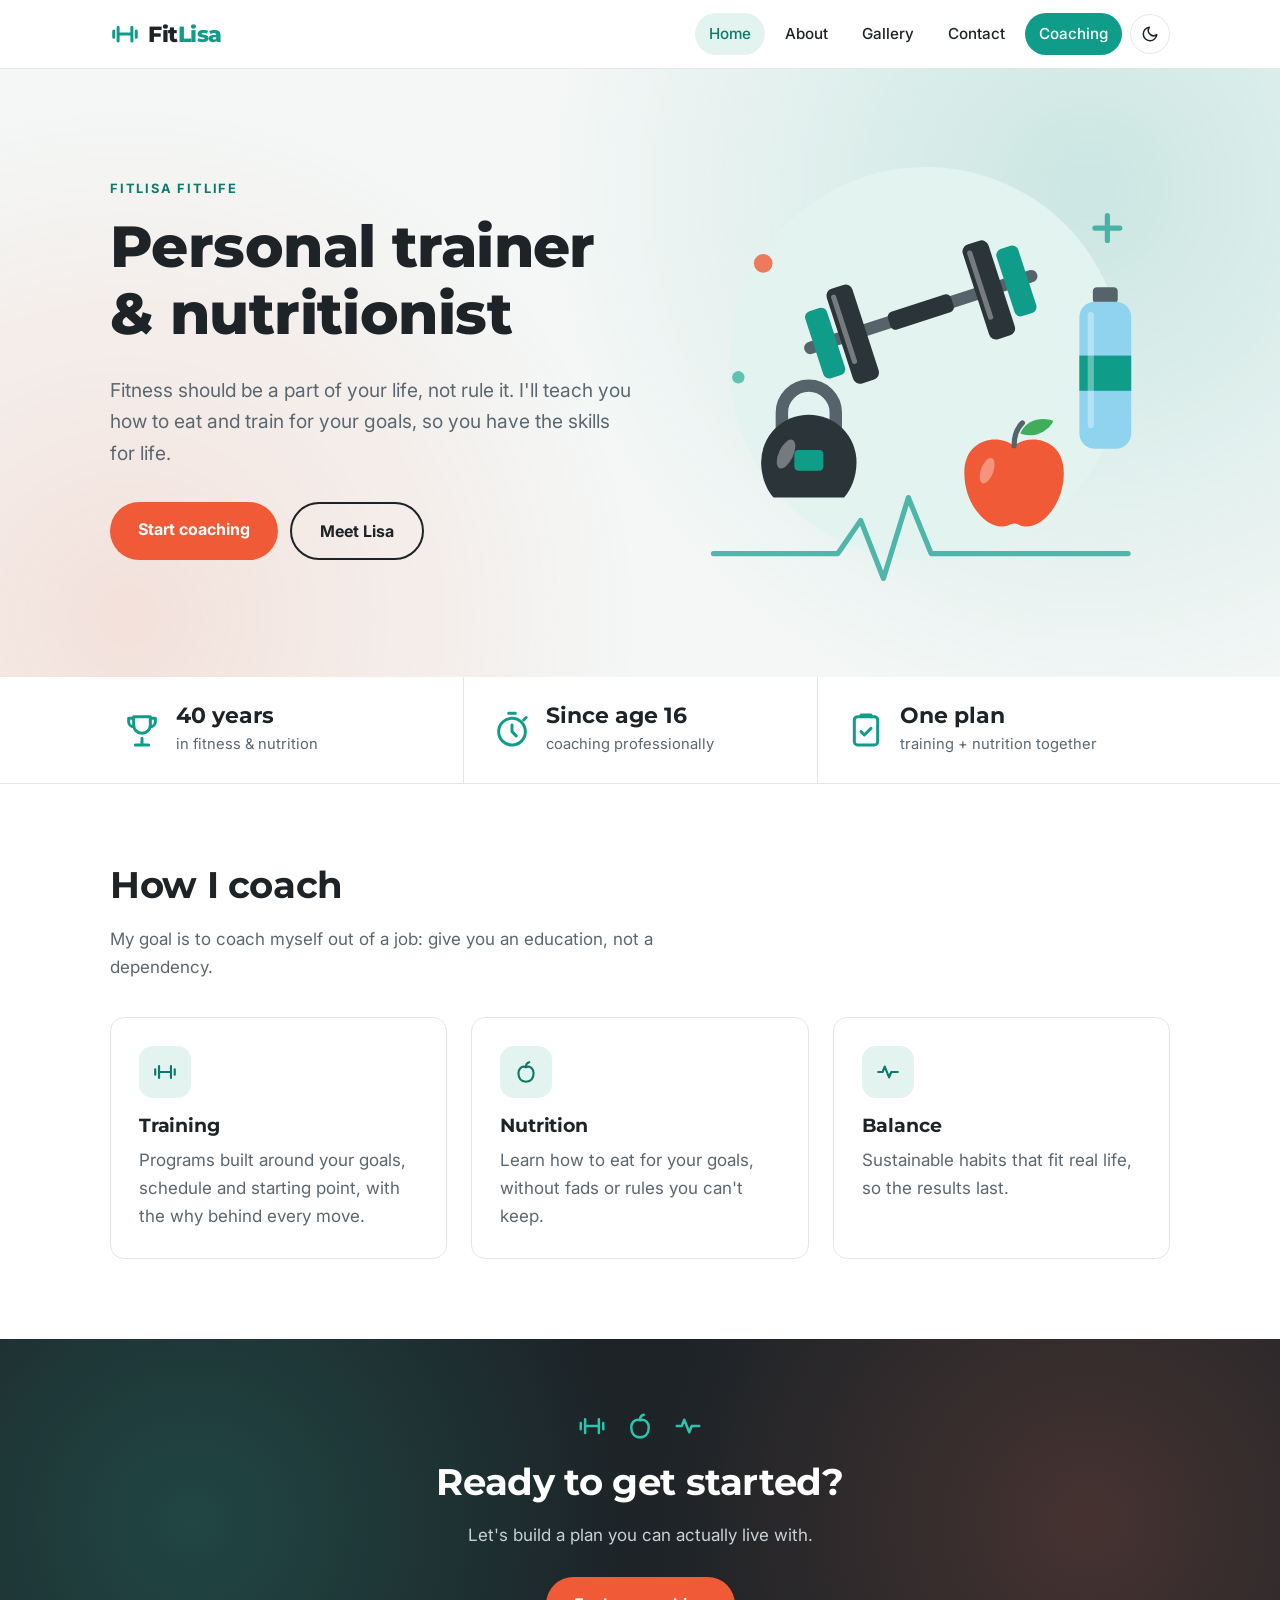
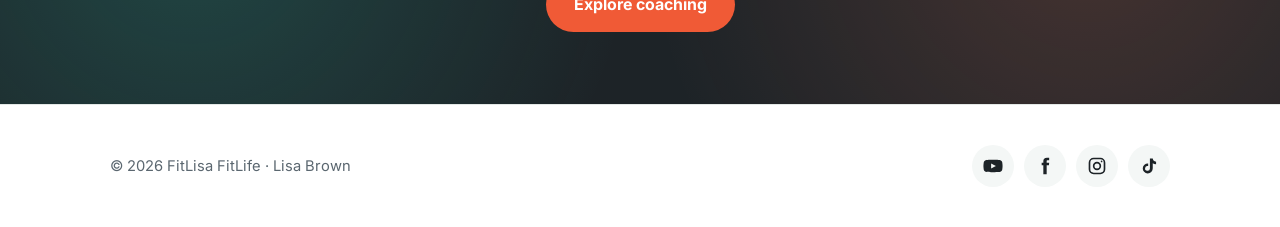
<file: index.html>
<!doctype html>
<html lang="en">
<head>
  <meta charset="utf-8">
  <meta name="viewport" content="width=device-width, initial-scale=1">
  <meta name="color-scheme" content="light dark">
  <title>FitLisa | Personal Trainer &amp; Nutritionist</title>
  <meta name="description" content="Lisa Brown — personal trainer and nutritionist. Learn how to eat and train for your goals, for life.">
  <script>try { var t = localStorage.getItem('theme'); if (t) document.documentElement.setAttribute('data-theme', t); } catch (e) {}</script>
  <link rel="icon" href="images/favicon.svg" type="image/svg+xml">
  <link rel="preconnect" href="https://fonts.googleapis.com">
  <link rel="preconnect" href="https://fonts.gstatic.com" crossorigin>
  <link href="https://fonts.googleapis.com/css2?family=Inter:wght@400;500;600;700&family=Montserrat:wght@700;800&display=swap" rel="stylesheet">
  <link rel="stylesheet" href="styles.css">
</head>
<body>
  <header class="site-header">
    <nav class="wrap nav" aria-label="Main">
      <a class="logo" href="index.html"><svg viewBox="0 0 24 24" fill="none" stroke="currentColor" stroke-width="2.4" stroke-linecap="round" aria-hidden="true"><path d="M6.5 6.5v11M17.5 6.5v11M3 9.5v5M21 9.5v5M6.5 12h11"/></svg><span>Fit<em>Lisa</em></span></a>
      <button type="button" id="theme-toggle" class="theme-toggle" aria-label="Switch color theme">
        <svg class="icon-moon" viewBox="0 0 24 24" fill="none" stroke="currentColor" stroke-width="2" stroke-linecap="round" stroke-linejoin="round" aria-hidden="true"><path d="M21 12.8A9 9 0 1 1 11.2 3a7 7 0 0 0 9.8 9.8z"/></svg>
        <svg class="icon-sun" viewBox="0 0 24 24" fill="none" stroke="currentColor" stroke-width="2" stroke-linecap="round" aria-hidden="true"><circle cx="12" cy="12" r="4.5"/><path d="M12 2v2M12 20v2M2 12h2M20 12h2M4.9 4.9l1.4 1.4M17.7 17.7l1.4 1.4M4.9 19.1l1.4-1.4M17.7 6.3l1.4-1.4"/></svg>
      </button>
      <input type="checkbox" id="menu-toggle" class="menu-toggle">
      <label for="menu-toggle" class="menu-btn" aria-label="Open menu"><span></span></label>
      <ul class="nav-links">
        <li><a href="index.html" aria-current="page">Home</a></li>
        <li><a href="about.html">About</a></li>
        <li><a href="gallery.html">Gallery</a></li>
        <li><a href="contact.html">Contact</a></li>
        <li><a href="coaching.html" class="cta-link">Coaching</a></li>
      </ul>
    </nav>
  </header>

  <main>
    <section class="hero">
      <div class="wrap hero-grid">
        <div>
          <div class="eyebrow">FitLisa FitLife</div>
          <h1>Personal trainer<br>&amp; nutritionist</h1>
          <p class="lead">Fitness should be a part of your life, not rule it. I'll teach you how to eat and train for your goals, so you have the skills for life.</p>
          <div class="actions">
            <a class="btn" href="coaching.html">Start coaching</a>
            <a class="btn btn-outline" href="about.html">Meet Lisa</a>
          </div>
        </div>
        <svg class="hero-art" viewBox="0 0 480 440" role="img" aria-label="Illustration of a dumbbell, kettlebell, apple and water bottle">
          <circle class="ill-soft" cx="245" cy="215" r="190"/>
          <polyline class="ill-pulse" points="40,398 160,398 182,366 204,422 228,344 250,398 440,398"/>
          <circle class="ill-accent" cx="88" cy="118" r="9" opacity=".8"/>
          <circle class="ill-brand" cx="64" cy="228" r="6" opacity=".6"/>
          <path class="ill-pulse" d="M420 72v24M408 84h24"/>
          <g transform="translate(240 165) rotate(-18)">
            <rect class="ill-metal-2" x="-118" y="-6" width="236" height="12" rx="6"/>
            <rect class="ill-metal" x="-32" y="-9" width="64" height="18" rx="5"/>
            <rect class="ill-metal" x="-82" y="-48" width="26" height="96" rx="7"/>
            <rect class="ill-metal" x="56" y="-48" width="26" height="96" rx="7"/>
            <rect class="ill-brand" x="-108" y="-34" width="22" height="68" rx="6"/>
            <rect class="ill-brand" x="86" y="-34" width="22" height="68" rx="6"/>
            <rect class="ill-shine" x="-78" y="-42" width="5" height="70" rx="2.5"/>
            <rect class="ill-shine" x="60" y="-42" width="5" height="70" rx="2.5"/>
          </g>
          <g transform="translate(132 292)">
            <path class="ill-handle" d="M-26-8v-22a26 26 0 0 1 52 0v22"/>
            <path class="ill-metal" d="M-46 18a46 46 0 0 1 92 0c0 14-5 26-12 34h-68c-7-8-12-20-12-34z"/>
            <ellipse class="ill-shine" cx="-22" cy="10" rx="7" ry="15" transform="rotate(25 -22 10)"/>
            <rect class="ill-brand" x="-14" y="6" width="28" height="20" rx="4"/>
          </g>
          <g transform="translate(418 225)">
            <rect class="ill-metal-2" x="-12" y="-84" width="24" height="16" rx="4"/>
            <rect class="ill-water" x="-25" y="-70" width="50" height="142" rx="15"/>
            <rect class="ill-brand" x="-25" y="-18" width="50" height="34"/>
            <rect class="ill-shine" x="-17" y="-60" width="6" height="112" rx="3"/>
          </g>
          <g transform="translate(330 322)">
            <path class="ill-accent" d="M0-28c-14-12-48-8-48 26 0 30 20 52 36 52 6 0 8-3 12-3s6 3 12 3c16 0 36-22 36-52 0-34-34-38-48-26z"/>
            <path class="ill-stem" d="M0-28c0-10 3-17 8-22"/>
            <path class="ill-leaf" d="M6-40c6-14 22-16 32-12-6 12-22 17-32 12z"/>
            <ellipse class="ill-shine" cx="-26" cy="-4" rx="6" ry="13" transform="rotate(20 -26 -4)"/>
          </g>
        </svg>
      </div>
    </section>

    <section class="stats" aria-label="At a glance">
      <div class="wrap">
        <div class="stat">
          <svg viewBox="0 0 24 24" fill="none" stroke="currentColor" stroke-width="1.8" stroke-linecap="round" stroke-linejoin="round" aria-hidden="true"><path d="M8 21h8M12 17v4M7 4h10v5a5 5 0 0 1-10 0zM17 5h3v2a3 3 0 0 1-3 3M7 5H4v2a3 3 0 0 0 3 3"/></svg>
          <div><strong>40 years</strong><span>in fitness &amp; nutrition</span></div>
        </div>
        <div class="stat">
          <svg viewBox="0 0 24 24" fill="none" stroke="currentColor" stroke-width="1.8" stroke-linecap="round" stroke-linejoin="round" aria-hidden="true"><circle cx="12" cy="13" r="8"/><path d="M12 9v4l2.5 2.5M10 2h4M19 6l1.5-1.5"/></svg>
          <div><strong>Since age 16</strong><span>coaching professionally</span></div>
        </div>
        <div class="stat">
          <svg viewBox="0 0 24 24" fill="none" stroke="currentColor" stroke-width="1.8" stroke-linecap="round" stroke-linejoin="round" aria-hidden="true"><rect x="5" y="4" width="14" height="17" rx="2"/><path d="M9 4V3h6v1M9 13l2 2 4-4"/></svg>
          <div><strong>One plan</strong><span>training + nutrition together</span></div>
        </div>
      </div>
    </section>

    <section class="section">
      <div class="wrap">
        <h2>How I coach</h2>
        <p class="section-intro">My goal is to coach myself out of a job: give you an education, not a dependency.</p>
        <div class="grid-3">
          <div class="card">
            <div class="icon"><svg viewBox="0 0 24 24" fill="none" stroke="currentColor" stroke-width="2" stroke-linecap="round" aria-hidden="true"><path d="M6.5 6.5v11M17.5 6.5v11M3 9.5v5M21 9.5v5M6.5 12h11"/></svg></div>
            <h3>Training</h3>
            <p>Programs built around your goals, schedule and starting point, with the why behind every move.</p>
          </div>
          <div class="card">
            <div class="icon"><svg viewBox="0 0 24 24" fill="none" stroke="currentColor" stroke-width="2" stroke-linecap="round" stroke-linejoin="round" aria-hidden="true"><path d="M12 21c-4.5 0-7-3.5-7-8 0-3.5 2.5-6 5-6 1 0 1.5.5 2 .5s1-.5 2-.5c2.5 0 5 2.5 5 6 0 4.5-2.5 8-7 8z"/><path d="M12 7c0-2 1-3.5 3-4"/></svg></div>
            <h3>Nutrition</h3>
            <p>Learn how to eat for your goals, without fads or rules you can't keep.</p>
          </div>
          <div class="card">
            <div class="icon"><svg viewBox="0 0 24 24" fill="none" stroke="currentColor" stroke-width="2" stroke-linecap="round" stroke-linejoin="round" aria-hidden="true"><path d="M3 12h4l2-5 4 10 2-5h6"/></svg></div>
            <h3>Balance</h3>
            <p>Sustainable habits that fit real life, so the results last.</p>
          </div>
        </div>
      </div>
    </section>

    <section class="cta-band">
      <div class="wrap">
        <div class="band-icons" aria-hidden="true">
          <svg viewBox="0 0 24 24" fill="none" stroke="currentColor" stroke-width="2" stroke-linecap="round"><path d="M6.5 6.5v11M17.5 6.5v11M3 9.5v5M21 9.5v5M6.5 12h11"/></svg>
          <svg viewBox="0 0 24 24" fill="none" stroke="currentColor" stroke-width="2" stroke-linecap="round" stroke-linejoin="round"><path d="M12 21c-4.5 0-7-3.5-7-8 0-3.5 2.5-6 5-6 1 0 1.5.5 2 .5s1-.5 2-.5c2.5 0 5 2.5 5 6 0 4.5-2.5 8-7 8z"/><path d="M12 7c0-2 1-3.5 3-4"/></svg>
          <svg viewBox="0 0 24 24" fill="none" stroke="currentColor" stroke-width="2" stroke-linecap="round" stroke-linejoin="round"><path d="M3 12h4l2-5 4 10 2-5h6"/></svg>
        </div>
        <h2>Ready to get started?</h2>
        <p>Let's build a plan you can actually live with.</p>
        <a class="btn" href="coaching.html">Explore coaching</a>
      </div>
    </section>
  </main>

  <footer class="site-footer">
    <div class="wrap footer-inner">
      <div>&copy; <span id="year">2026</span> FitLisa FitLife &middot; Lisa Brown</div>
      <ul class="social">
        <li><a href="https://www.youtube.com/user/fitlisa" aria-label="YouTube" target="_blank" rel="noopener"><svg viewBox="0 0 24 24" fill="currentColor"><path fill-rule="evenodd" d="M23 7.2a3 3 0 0 0-2.1-2.1C19 4.6 12 4.6 12 4.6s-7 0-8.9.5A3 3 0 0 0 1 7.2 31 31 0 0 0 .5 12a31 31 0 0 0 .5 4.8 3 3 0 0 0 2.1 2.1c1.9.5 8.9.5 8.9.5s7 0 8.9-.5a3 3 0 0 0 2.1-2.1 31 31 0 0 0 .5-4.8 31 31 0 0 0-.5-4.8zM9.75 15.02V8.98L15.5 12z"/></svg></a></li>
        <li><a href="https://www.facebook.com/LisaBrown85" aria-label="Facebook" target="_blank" rel="noopener"><svg viewBox="0 0 24 24" fill="currentColor"><path d="M14 8V6.2c0-.8.2-1.2 1.4-1.2H17V2h-2.6C11.3 2 10 3.5 10 6v2H8v3h2v11h4V11h2.7l.3-3z"/></svg></a></li>
        <li><a href="https://www.instagram.com/fitlisa_fitlife/" aria-label="Instagram" target="_blank" rel="noopener"><svg viewBox="0 0 24 24" fill="none" stroke="currentColor" stroke-width="2"><rect x="3" y="3" width="18" height="18" rx="5"/><circle cx="12" cy="12" r="4"/><circle cx="17.5" cy="6.5" r="1" fill="currentColor" stroke="none"/></svg></a></li>
        <li><a href="https://vm.tiktok.com/XX4Xem/" aria-label="TikTok" target="_blank" rel="noopener"><svg viewBox="0 0 24 24" fill="currentColor"><path d="M16.5 3c.3 2.2 1.7 3.6 4 3.8v3.1c-1.5.1-2.8-.4-4-1.2v6.1A6 6 0 1 1 11 8.9v3.2a2.9 2.9 0 1 0 2.1 2.8V3z"/></svg></a></li>
      </ul>
    </div>
  </footer>
  <script src="site.js"></script>
</body>
</html>
</file>
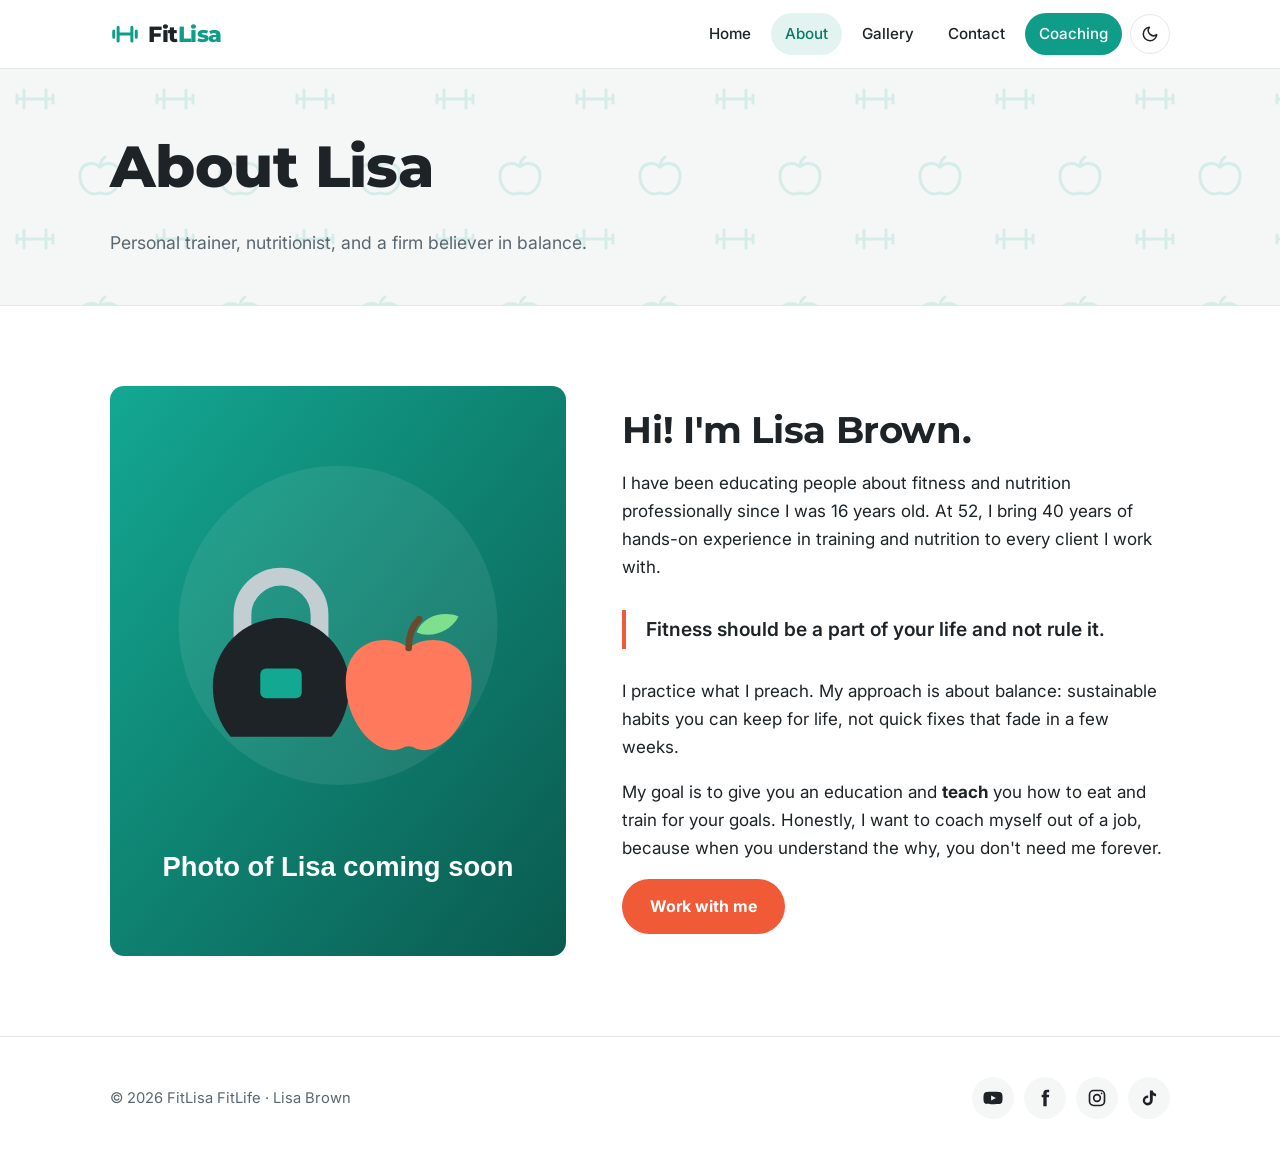
<file: about.html>
<!doctype html>
<html lang="en">
<head>
  <meta charset="utf-8">
  <meta name="viewport" content="width=device-width, initial-scale=1">
  <meta name="color-scheme" content="light dark">
  <title>About Lisa | FitLisa</title>
  <meta name="description" content="Lisa Brown: 40 years of fitness and nutrition experience and a philosophy built on balance.">
  <script>try { var t = localStorage.getItem('theme'); if (t) document.documentElement.setAttribute('data-theme', t); } catch (e) {}</script>
  <link rel="icon" href="images/favicon.svg" type="image/svg+xml">
  <link rel="preconnect" href="https://fonts.googleapis.com">
  <link rel="preconnect" href="https://fonts.gstatic.com" crossorigin>
  <link href="https://fonts.googleapis.com/css2?family=Inter:wght@400;500;600;700&family=Montserrat:wght@700;800&display=swap" rel="stylesheet">
  <link rel="stylesheet" href="styles.css">
</head>
<body>
  <header class="site-header">
    <nav class="wrap nav" aria-label="Main">
      <a class="logo" href="index.html"><svg viewBox="0 0 24 24" fill="none" stroke="currentColor" stroke-width="2.4" stroke-linecap="round" aria-hidden="true"><path d="M6.5 6.5v11M17.5 6.5v11M3 9.5v5M21 9.5v5M6.5 12h11"/></svg><span>Fit<em>Lisa</em></span></a>
      <button type="button" id="theme-toggle" class="theme-toggle" aria-label="Switch color theme">
        <svg class="icon-moon" viewBox="0 0 24 24" fill="none" stroke="currentColor" stroke-width="2" stroke-linecap="round" stroke-linejoin="round" aria-hidden="true"><path d="M21 12.8A9 9 0 1 1 11.2 3a7 7 0 0 0 9.8 9.8z"/></svg>
        <svg class="icon-sun" viewBox="0 0 24 24" fill="none" stroke="currentColor" stroke-width="2" stroke-linecap="round" aria-hidden="true"><circle cx="12" cy="12" r="4.5"/><path d="M12 2v2M12 20v2M2 12h2M20 12h2M4.9 4.9l1.4 1.4M17.7 17.7l1.4 1.4M4.9 19.1l1.4-1.4M17.7 6.3l1.4-1.4"/></svg>
      </button>
      <input type="checkbox" id="menu-toggle" class="menu-toggle">
      <label for="menu-toggle" class="menu-btn" aria-label="Open menu"><span></span></label>
      <ul class="nav-links">
        <li><a href="index.html">Home</a></li>
        <li><a href="about.html" aria-current="page">About</a></li>
        <li><a href="gallery.html">Gallery</a></li>
        <li><a href="contact.html">Contact</a></li>
        <li><a href="coaching.html" class="cta-link">Coaching</a></li>
      </ul>
    </nav>
  </header>

  <main>
    <section class="page-head">
      <div class="wrap">
        <h1>About Lisa</h1>
        <p>Personal trainer, nutritionist, and a firm believer in balance.</p>
      </div>
    </section>

    <section class="section">
      <div class="wrap split">
        <div class="photo-frame"><img src="images/portrait.svg" alt="Photo of Lisa Brown (placeholder)"></div>
        <div>
          <h2>Hi! I'm Lisa Brown.</h2>
          <p>I have been educating people about fitness and nutrition professionally since I was 16 years old. At 52, I bring 40 years of hands-on experience in training and nutrition to every client I work with.</p>
          <blockquote>Fitness should be a part of your life and not rule it.</blockquote>
          <p>I practice what I preach. My approach is about balance: sustainable habits you can keep for life, not quick fixes that fade in a few weeks.</p>
          <p>My goal is to give you an education and <strong>teach</strong> you how to eat and train for your goals. Honestly, I want to coach myself out of a job, because when you understand the why, you don't need me forever.</p>
          <a class="btn" href="coaching.html">Work with me</a>
        </div>
      </div>
    </section>
  </main>

  <footer class="site-footer">
    <div class="wrap footer-inner">
      <div>&copy; <span id="year">2026</span> FitLisa FitLife &middot; Lisa Brown</div>
      <ul class="social">
        <li><a href="https://www.youtube.com/user/fitlisa" aria-label="YouTube" target="_blank" rel="noopener"><svg viewBox="0 0 24 24" fill="currentColor"><path fill-rule="evenodd" d="M23 7.2a3 3 0 0 0-2.1-2.1C19 4.6 12 4.6 12 4.6s-7 0-8.9.5A3 3 0 0 0 1 7.2 31 31 0 0 0 .5 12a31 31 0 0 0 .5 4.8 3 3 0 0 0 2.1 2.1c1.9.5 8.9.5 8.9.5s7 0 8.9-.5a3 3 0 0 0 2.1-2.1 31 31 0 0 0 .5-4.8 31 31 0 0 0-.5-4.8zM9.75 15.02V8.98L15.5 12z"/></svg></a></li>
        <li><a href="https://www.facebook.com/LisaBrown85" aria-label="Facebook" target="_blank" rel="noopener"><svg viewBox="0 0 24 24" fill="currentColor"><path d="M14 8V6.2c0-.8.2-1.2 1.4-1.2H17V2h-2.6C11.3 2 10 3.5 10 6v2H8v3h2v11h4V11h2.7l.3-3z"/></svg></a></li>
        <li><a href="https://www.instagram.com/fitlisa_fitlife/" aria-label="Instagram" target="_blank" rel="noopener"><svg viewBox="0 0 24 24" fill="none" stroke="currentColor" stroke-width="2"><rect x="3" y="3" width="18" height="18" rx="5"/><circle cx="12" cy="12" r="4"/><circle cx="17.5" cy="6.5" r="1" fill="currentColor" stroke="none"/></svg></a></li>
        <li><a href="https://vm.tiktok.com/XX4Xem/" aria-label="TikTok" target="_blank" rel="noopener"><svg viewBox="0 0 24 24" fill="currentColor"><path d="M16.5 3c.3 2.2 1.7 3.6 4 3.8v3.1c-1.5.1-2.8-.4-4-1.2v6.1A6 6 0 1 1 11 8.9v3.2a2.9 2.9 0 1 0 2.1 2.8V3z"/></svg></a></li>
      </ul>
    </div>
  </footer>
  <script src="site.js"></script>
</body>
</html>
</file>
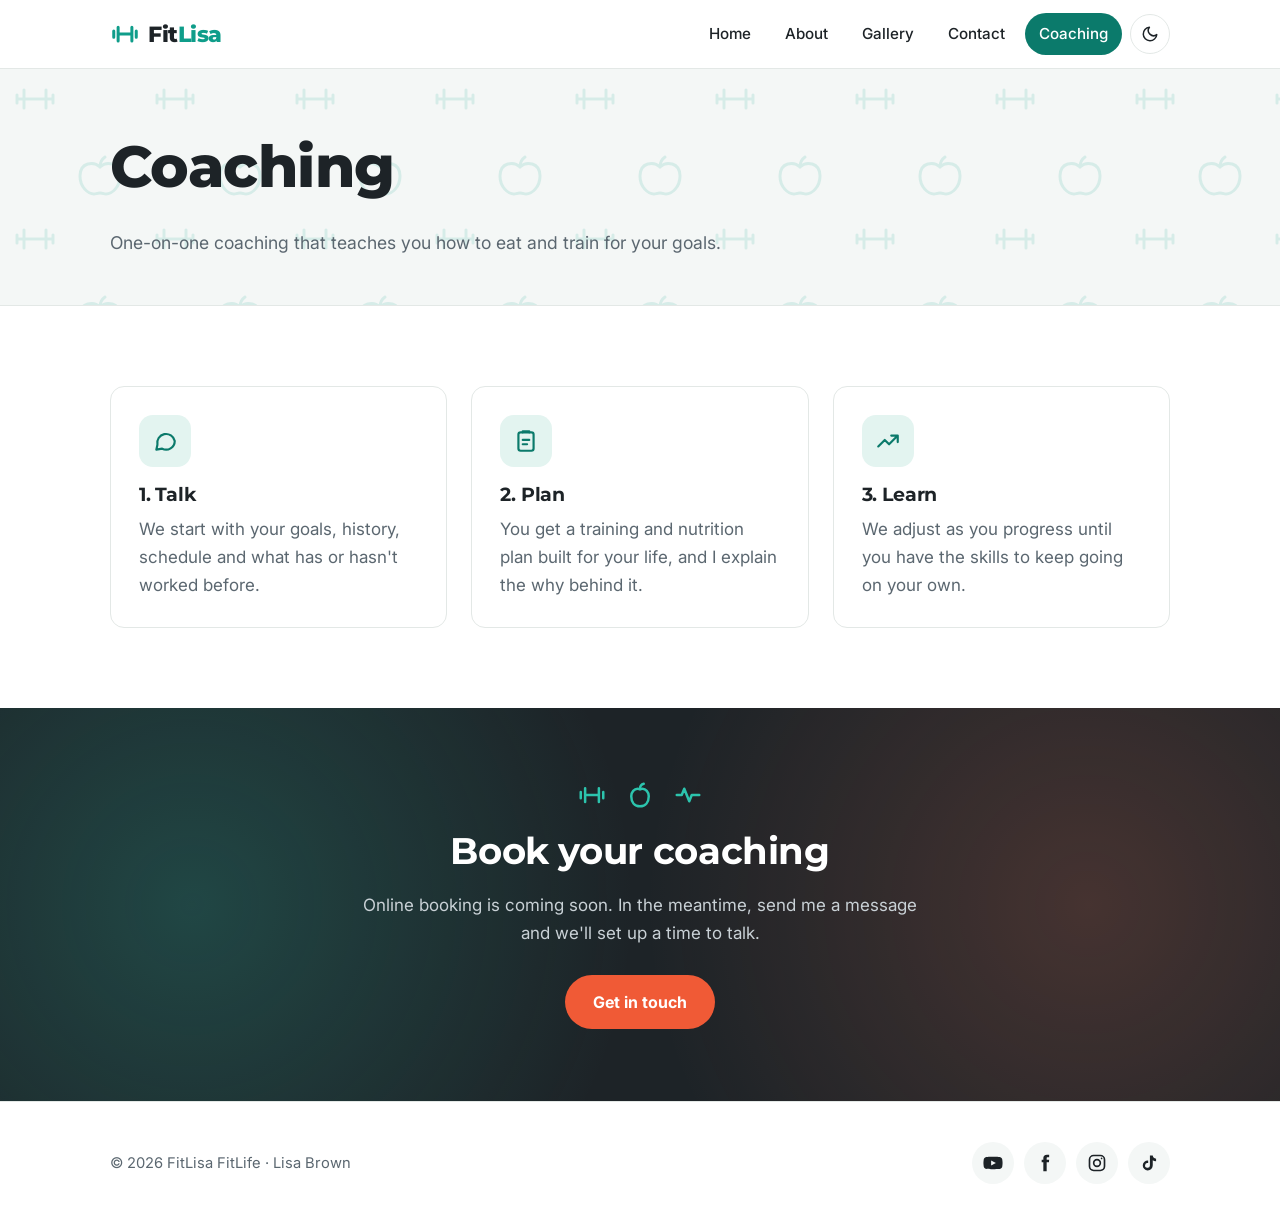
<file: coaching.html>
<!doctype html>
<html lang="en">
<head>
  <meta charset="utf-8">
  <meta name="viewport" content="width=device-width, initial-scale=1">
  <meta name="color-scheme" content="light dark">
  <title>Coaching | FitLisa</title>
  <meta name="description" content="One-on-one fitness and nutrition coaching with Lisa Brown.">
  <script>try { var t = localStorage.getItem('theme'); if (t) document.documentElement.setAttribute('data-theme', t); } catch (e) {}</script>
  <link rel="icon" href="images/favicon.svg" type="image/svg+xml">
  <link rel="preconnect" href="https://fonts.googleapis.com">
  <link rel="preconnect" href="https://fonts.gstatic.com" crossorigin>
  <link href="https://fonts.googleapis.com/css2?family=Inter:wght@400;500;600;700&family=Montserrat:wght@700;800&display=swap" rel="stylesheet">
  <link rel="stylesheet" href="styles.css">
</head>
<body>
  <header class="site-header">
    <nav class="wrap nav" aria-label="Main">
      <a class="logo" href="index.html"><svg viewBox="0 0 24 24" fill="none" stroke="currentColor" stroke-width="2.4" stroke-linecap="round" aria-hidden="true"><path d="M6.5 6.5v11M17.5 6.5v11M3 9.5v5M21 9.5v5M6.5 12h11"/></svg><span>Fit<em>Lisa</em></span></a>
      <button type="button" id="theme-toggle" class="theme-toggle" aria-label="Switch color theme">
        <svg class="icon-moon" viewBox="0 0 24 24" fill="none" stroke="currentColor" stroke-width="2" stroke-linecap="round" stroke-linejoin="round" aria-hidden="true"><path d="M21 12.8A9 9 0 1 1 11.2 3a7 7 0 0 0 9.8 9.8z"/></svg>
        <svg class="icon-sun" viewBox="0 0 24 24" fill="none" stroke="currentColor" stroke-width="2" stroke-linecap="round" aria-hidden="true"><circle cx="12" cy="12" r="4.5"/><path d="M12 2v2M12 20v2M2 12h2M20 12h2M4.9 4.9l1.4 1.4M17.7 17.7l1.4 1.4M4.9 19.1l1.4-1.4M17.7 6.3l1.4-1.4"/></svg>
      </button>
      <input type="checkbox" id="menu-toggle" class="menu-toggle">
      <label for="menu-toggle" class="menu-btn" aria-label="Open menu"><span></span></label>
      <ul class="nav-links">
        <li><a href="index.html">Home</a></li>
        <li><a href="about.html">About</a></li>
        <li><a href="gallery.html">Gallery</a></li>
        <li><a href="contact.html">Contact</a></li>
        <li><a href="coaching.html" aria-current="page" class="cta-link">Coaching</a></li>
      </ul>
    </nav>
  </header>

  <main>
    <section class="page-head">
      <div class="wrap">
        <h1>Coaching</h1>
        <p>One-on-one coaching that teaches you how to eat and train for your goals.</p>
      </div>
    </section>

    <section class="section">
      <div class="wrap">
        <div class="grid-3">
          <div class="card">
            <div class="icon"><svg viewBox="0 0 24 24" fill="none" stroke="currentColor" stroke-width="2" stroke-linecap="round" stroke-linejoin="round" aria-hidden="true"><path d="M21 12a8 8 0 0 1-11.6 7.1L4 20l1-4.6A8 8 0 1 1 21 12z"/></svg></div>
            <h3>1. Talk</h3>
            <p>We start with your goals, history, schedule and what has or hasn't worked before.</p>
          </div>
          <div class="card">
            <div class="icon"><svg viewBox="0 0 24 24" fill="none" stroke="currentColor" stroke-width="2" stroke-linecap="round" stroke-linejoin="round" aria-hidden="true"><rect x="5" y="4" width="14" height="17" rx="2"/><path d="M9 4V3h6v1M9 11h6M9 15h4"/></svg></div>
            <h3>2. Plan</h3>
            <p>You get a training and nutrition plan built for your life, and I explain the why behind it.</p>
          </div>
          <div class="card">
            <div class="icon"><svg viewBox="0 0 24 24" fill="none" stroke="currentColor" stroke-width="2" stroke-linecap="round" stroke-linejoin="round" aria-hidden="true"><path d="M3 17l6-6 4 4 8-8M15 7h6v6"/></svg></div>
            <h3>3. Learn</h3>
            <p>We adjust as you progress until you have the skills to keep going on your own.</p>
          </div>
        </div>
      </div>
    </section>

    <section class="cta-band">
      <div class="wrap">
        <div class="band-icons" aria-hidden="true"><svg viewBox="0 0 24 24" fill="none" stroke="currentColor" stroke-width="2" stroke-linecap="round" aria-hidden="true"><path d="M6.5 6.5v11M17.5 6.5v11M3 9.5v5M21 9.5v5M6.5 12h11"/></svg> <svg viewBox="0 0 24 24" fill="none" stroke="currentColor" stroke-width="2" stroke-linecap="round" stroke-linejoin="round" aria-hidden="true"><path d="M12 21c-4.5 0-7-3.5-7-8 0-3.5 2.5-6 5-6 1 0 1.5.5 2 .5s1-.5 2-.5c2.5 0 5 2.5 5 6 0 4.5-2.5 8-7 8z"/><path d="M12 7c0-2 1-3.5 3-4"/></svg> <svg viewBox="0 0 24 24" fill="none" stroke="currentColor" stroke-width="2" stroke-linecap="round" stroke-linejoin="round" aria-hidden="true"><path d="M3 12h4l2-5 4 10 2-5h6"/></svg></div>
        <h2>Book your coaching</h2>
        <p>Online booking is coming soon. In the meantime, send me a message and we'll set up a time to talk.</p>
        <!-- When a booking link exists (Calendly, Acuity, etc.), change href below to it. -->
        <a class="btn" href="contact.html">Get in touch</a>
      </div>
    </section>
  </main>

  <footer class="site-footer">
    <div class="wrap footer-inner">
      <div>&copy; <span id="year">2026</span> FitLisa FitLife &middot; Lisa Brown</div>
      <ul class="social">
        <li><a href="https://www.youtube.com/user/fitlisa" aria-label="YouTube" target="_blank" rel="noopener"><svg viewBox="0 0 24 24" fill="currentColor"><path fill-rule="evenodd" d="M23 7.2a3 3 0 0 0-2.1-2.1C19 4.6 12 4.6 12 4.6s-7 0-8.9.5A3 3 0 0 0 1 7.2 31 31 0 0 0 .5 12a31 31 0 0 0 .5 4.8 3 3 0 0 0 2.1 2.1c1.9.5 8.9.5 8.9.5s7 0 8.9-.5a3 3 0 0 0 2.1-2.1 31 31 0 0 0 .5-4.8 31 31 0 0 0-.5-4.8zM9.75 15.02V8.98L15.5 12z"/></svg></a></li>
        <li><a href="https://www.facebook.com/LisaBrown85" aria-label="Facebook" target="_blank" rel="noopener"><svg viewBox="0 0 24 24" fill="currentColor"><path d="M14 8V6.2c0-.8.2-1.2 1.4-1.2H17V2h-2.6C11.3 2 10 3.5 10 6v2H8v3h2v11h4V11h2.7l.3-3z"/></svg></a></li>
        <li><a href="https://www.instagram.com/fitlisa_fitlife/" aria-label="Instagram" target="_blank" rel="noopener"><svg viewBox="0 0 24 24" fill="none" stroke="currentColor" stroke-width="2"><rect x="3" y="3" width="18" height="18" rx="5"/><circle cx="12" cy="12" r="4"/><circle cx="17.5" cy="6.5" r="1" fill="currentColor" stroke="none"/></svg></a></li>
        <li><a href="https://vm.tiktok.com/XX4Xem/" aria-label="TikTok" target="_blank" rel="noopener"><svg viewBox="0 0 24 24" fill="currentColor"><path d="M16.5 3c.3 2.2 1.7 3.6 4 3.8v3.1c-1.5.1-2.8-.4-4-1.2v6.1A6 6 0 1 1 11 8.9v3.2a2.9 2.9 0 1 0 2.1 2.8V3z"/></svg></a></li>
      </ul>
    </div>
  </footer>
  <script src="site.js"></script>
</body>
</html>
</file>
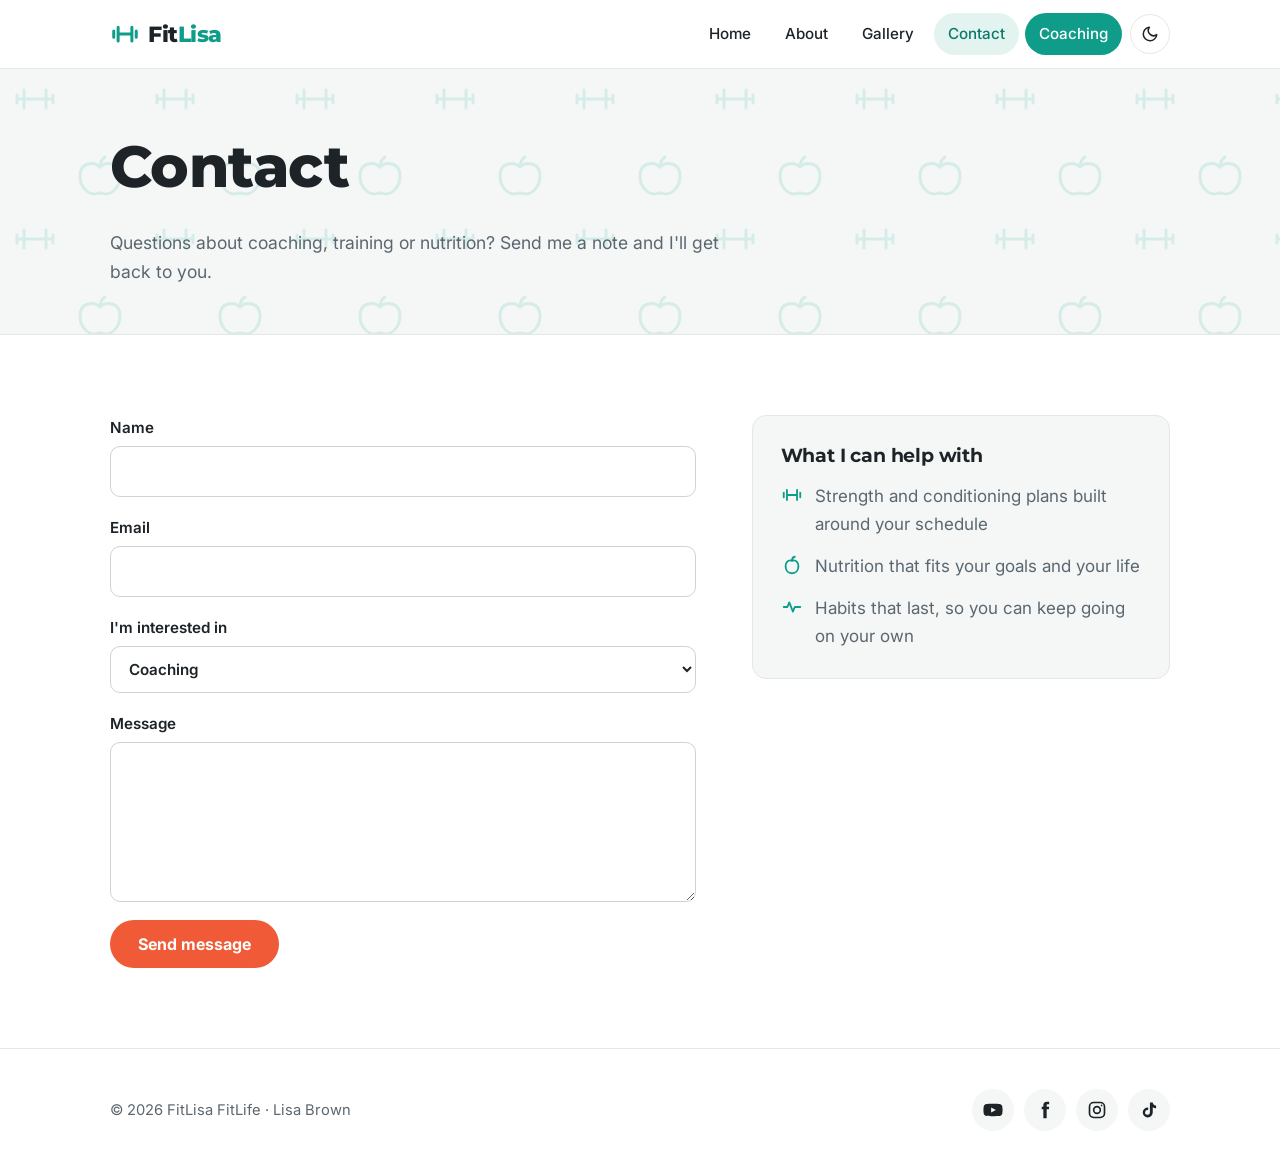
<file: contact.html>
<!doctype html>
<html lang="en">
<head>
  <meta charset="utf-8">
  <meta name="viewport" content="width=device-width, initial-scale=1">
  <meta name="color-scheme" content="light dark">
  <title>Contact | FitLisa</title>
  <meta name="description" content="Get in touch with Lisa Brown about coaching, training or nutrition.">
  <script>try { var t = localStorage.getItem('theme'); if (t) document.documentElement.setAttribute('data-theme', t); } catch (e) {}</script>
  <link rel="icon" href="images/favicon.svg" type="image/svg+xml">
  <link rel="preconnect" href="https://fonts.googleapis.com">
  <link rel="preconnect" href="https://fonts.gstatic.com" crossorigin>
  <link href="https://fonts.googleapis.com/css2?family=Inter:wght@400;500;600;700&family=Montserrat:wght@700;800&display=swap" rel="stylesheet">
  <link rel="stylesheet" href="styles.css">
</head>
<body>
  <header class="site-header">
    <nav class="wrap nav" aria-label="Main">
      <a class="logo" href="index.html"><svg viewBox="0 0 24 24" fill="none" stroke="currentColor" stroke-width="2.4" stroke-linecap="round" aria-hidden="true"><path d="M6.5 6.5v11M17.5 6.5v11M3 9.5v5M21 9.5v5M6.5 12h11"/></svg><span>Fit<em>Lisa</em></span></a>
      <button type="button" id="theme-toggle" class="theme-toggle" aria-label="Switch color theme">
        <svg class="icon-moon" viewBox="0 0 24 24" fill="none" stroke="currentColor" stroke-width="2" stroke-linecap="round" stroke-linejoin="round" aria-hidden="true"><path d="M21 12.8A9 9 0 1 1 11.2 3a7 7 0 0 0 9.8 9.8z"/></svg>
        <svg class="icon-sun" viewBox="0 0 24 24" fill="none" stroke="currentColor" stroke-width="2" stroke-linecap="round" aria-hidden="true"><circle cx="12" cy="12" r="4.5"/><path d="M12 2v2M12 20v2M2 12h2M20 12h2M4.9 4.9l1.4 1.4M17.7 17.7l1.4 1.4M4.9 19.1l1.4-1.4M17.7 6.3l1.4-1.4"/></svg>
      </button>
      <input type="checkbox" id="menu-toggle" class="menu-toggle">
      <label for="menu-toggle" class="menu-btn" aria-label="Open menu"><span></span></label>
      <ul class="nav-links">
        <li><a href="index.html">Home</a></li>
        <li><a href="about.html">About</a></li>
        <li><a href="gallery.html">Gallery</a></li>
        <li><a href="contact.html" aria-current="page">Contact</a></li>
        <li><a href="coaching.html" class="cta-link">Coaching</a></li>
      </ul>
    </nav>
  </header>

  <main>
    <section class="page-head">
      <div class="wrap">
        <h1>Contact</h1>
        <p>Questions about coaching, training or nutrition? Send me a note and I'll get back to you.</p>
      </div>
    </section>

    <section class="section">
      <div class="wrap contact-grid">
        <!-- Formspree: replace YOUR_FORM_ID with the ID from formspree.io (e.g. xyzabcde) -->
        <form class="form" action="https://formspree.io/f/YOUR_FORM_ID" method="POST">
          <label>Name
            <input type="text" name="name" autocomplete="name" required>
          </label>
          <label>Email
            <input type="email" name="email" autocomplete="email" required>
          </label>
          <label>I'm interested in
            <select name="interest">
              <option>Coaching</option>
              <option>Training</option>
              <option>Nutrition</option>
              <option>Something else</option>
            </select>
          </label>
          <label>Message
            <textarea name="message" required></textarea>
          </label>
          <input type="hidden" name="_subject" value="New message from fitlisa.com">
          <input type="text" name="_gotcha" style="display:none" tabindex="-1" autocomplete="off">
          <button class="btn" type="submit">Send message</button>
        </form>
        <aside class="side-card">
          <h3>What I can help with</h3>
          <ul>
            <li><svg viewBox="0 0 24 24" fill="none" stroke="currentColor" stroke-width="2" stroke-linecap="round" aria-hidden="true"><path d="M6.5 6.5v11M17.5 6.5v11M3 9.5v5M21 9.5v5M6.5 12h11"/></svg><span>Strength and conditioning plans built around your schedule</span></li>
            <li><svg viewBox="0 0 24 24" fill="none" stroke="currentColor" stroke-width="2" stroke-linecap="round" stroke-linejoin="round" aria-hidden="true"><path d="M12 21c-4.5 0-7-3.5-7-8 0-3.5 2.5-6 5-6 1 0 1.5.5 2 .5s1-.5 2-.5c2.5 0 5 2.5 5 6 0 4.5-2.5 8-7 8z"/><path d="M12 7c0-2 1-3.5 3-4"/></svg><span>Nutrition that fits your goals and your life</span></li>
            <li><svg viewBox="0 0 24 24" fill="none" stroke="currentColor" stroke-width="2" stroke-linecap="round" stroke-linejoin="round" aria-hidden="true"><path d="M3 12h4l2-5 4 10 2-5h6"/></svg><span>Habits that last, so you can keep going on your own</span></li>
          </ul>
        </aside>
      </div>
    </section>
  </main>

  <footer class="site-footer">
    <div class="wrap footer-inner">
      <div>&copy; <span id="year">2026</span> FitLisa FitLife &middot; Lisa Brown</div>
      <ul class="social">
        <li><a href="https://www.youtube.com/user/fitlisa" aria-label="YouTube" target="_blank" rel="noopener"><svg viewBox="0 0 24 24" fill="currentColor"><path fill-rule="evenodd" d="M23 7.2a3 3 0 0 0-2.1-2.1C19 4.6 12 4.6 12 4.6s-7 0-8.9.5A3 3 0 0 0 1 7.2 31 31 0 0 0 .5 12a31 31 0 0 0 .5 4.8 3 3 0 0 0 2.1 2.1c1.9.5 8.9.5 8.9.5s7 0 8.9-.5a3 3 0 0 0 2.1-2.1 31 31 0 0 0 .5-4.8 31 31 0 0 0-.5-4.8zM9.75 15.02V8.98L15.5 12z"/></svg></a></li>
        <li><a href="https://www.facebook.com/LisaBrown85" aria-label="Facebook" target="_blank" rel="noopener"><svg viewBox="0 0 24 24" fill="currentColor"><path d="M14 8V6.2c0-.8.2-1.2 1.4-1.2H17V2h-2.6C11.3 2 10 3.5 10 6v2H8v3h2v11h4V11h2.7l.3-3z"/></svg></a></li>
        <li><a href="https://www.instagram.com/fitlisa_fitlife/" aria-label="Instagram" target="_blank" rel="noopener"><svg viewBox="0 0 24 24" fill="none" stroke="currentColor" stroke-width="2"><rect x="3" y="3" width="18" height="18" rx="5"/><circle cx="12" cy="12" r="4"/><circle cx="17.5" cy="6.5" r="1" fill="currentColor" stroke="none"/></svg></a></li>
        <li><a href="https://vm.tiktok.com/XX4Xem/" aria-label="TikTok" target="_blank" rel="noopener"><svg viewBox="0 0 24 24" fill="currentColor"><path d="M16.5 3c.3 2.2 1.7 3.6 4 3.8v3.1c-1.5.1-2.8-.4-4-1.2v6.1A6 6 0 1 1 11 8.9v3.2a2.9 2.9 0 1 0 2.1 2.8V3z"/></svg></a></li>
      </ul>
    </div>
  </footer>
  <script src="site.js"></script>
</body>
</html>
</file>
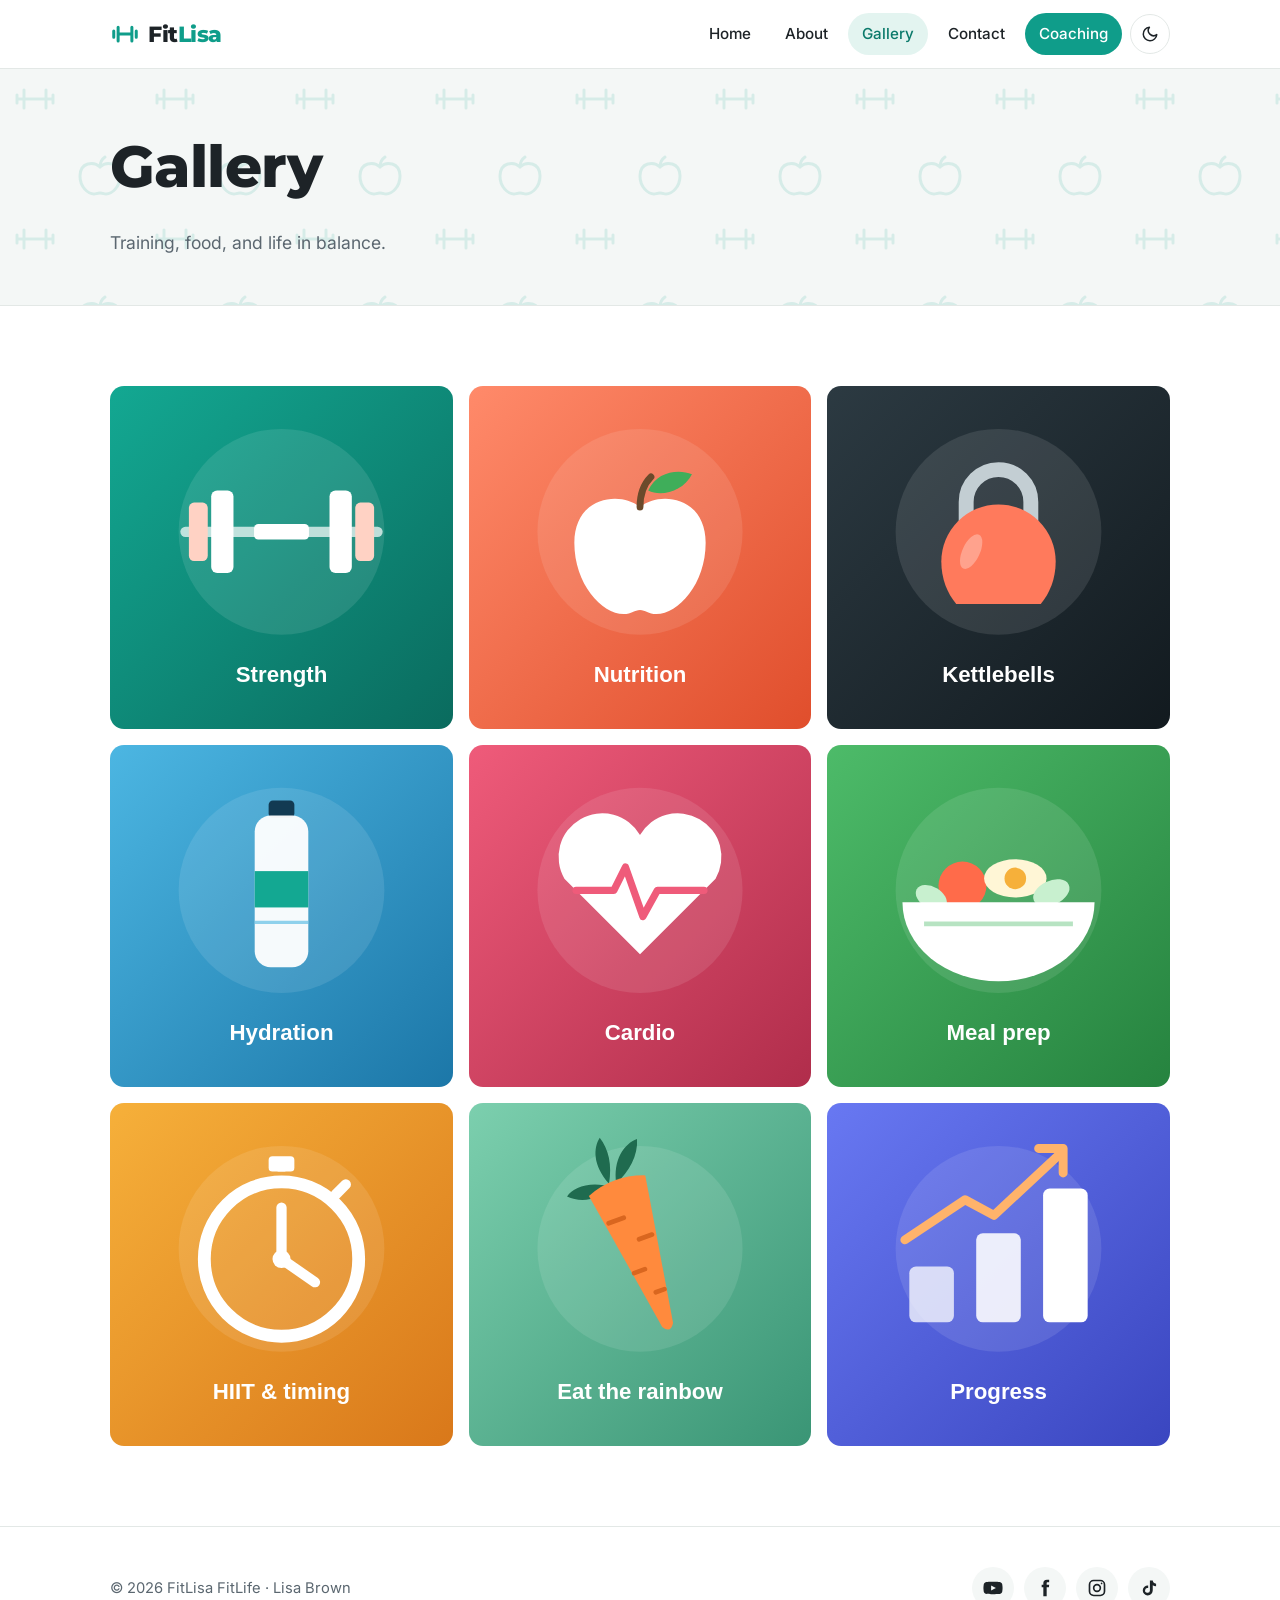
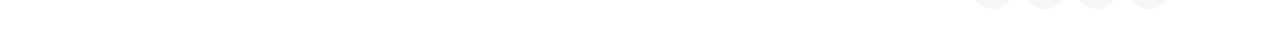
<file: gallery.html>
<!doctype html>
<html lang="en">
<head>
  <meta charset="utf-8">
  <meta name="viewport" content="width=device-width, initial-scale=1">
  <meta name="color-scheme" content="light dark">
  <title>Gallery | FitLisa</title>
  <meta name="description" content="Photos from FitLisa FitLife.">
  <script>try { var t = localStorage.getItem('theme'); if (t) document.documentElement.setAttribute('data-theme', t); } catch (e) {}</script>
  <link rel="icon" href="images/favicon.svg" type="image/svg+xml">
  <link rel="preconnect" href="https://fonts.googleapis.com">
  <link rel="preconnect" href="https://fonts.gstatic.com" crossorigin>
  <link href="https://fonts.googleapis.com/css2?family=Inter:wght@400;500;600;700&family=Montserrat:wght@700;800&display=swap" rel="stylesheet">
  <link rel="stylesheet" href="styles.css">
</head>
<body>
  <header class="site-header">
    <nav class="wrap nav" aria-label="Main">
      <a class="logo" href="index.html"><svg viewBox="0 0 24 24" fill="none" stroke="currentColor" stroke-width="2.4" stroke-linecap="round" aria-hidden="true"><path d="M6.5 6.5v11M17.5 6.5v11M3 9.5v5M21 9.5v5M6.5 12h11"/></svg><span>Fit<em>Lisa</em></span></a>
      <button type="button" id="theme-toggle" class="theme-toggle" aria-label="Switch color theme">
        <svg class="icon-moon" viewBox="0 0 24 24" fill="none" stroke="currentColor" stroke-width="2" stroke-linecap="round" stroke-linejoin="round" aria-hidden="true"><path d="M21 12.8A9 9 0 1 1 11.2 3a7 7 0 0 0 9.8 9.8z"/></svg>
        <svg class="icon-sun" viewBox="0 0 24 24" fill="none" stroke="currentColor" stroke-width="2" stroke-linecap="round" aria-hidden="true"><circle cx="12" cy="12" r="4.5"/><path d="M12 2v2M12 20v2M2 12h2M20 12h2M4.9 4.9l1.4 1.4M17.7 17.7l1.4 1.4M4.9 19.1l1.4-1.4M17.7 6.3l1.4-1.4"/></svg>
      </button>
      <input type="checkbox" id="menu-toggle" class="menu-toggle">
      <label for="menu-toggle" class="menu-btn" aria-label="Open menu"><span></span></label>
      <ul class="nav-links">
        <li><a href="index.html">Home</a></li>
        <li><a href="about.html">About</a></li>
        <li><a href="gallery.html" aria-current="page">Gallery</a></li>
        <li><a href="contact.html">Contact</a></li>
        <li><a href="coaching.html" class="cta-link">Coaching</a></li>
      </ul>
    </nav>
  </header>

  <main>
    <section class="page-head">
      <div class="wrap">
        <h1>Gallery</h1>
        <p>Training, food, and life in balance.</p>
      </div>
    </section>

    <section class="section">
      <div class="wrap">
        <!-- To add a real photo: put it in /images and change the src/alt below. -->
        <div class="gallery">
          <figure><img src="images/strength.svg" alt="Strength training" loading="lazy"></figure>
          <figure><img src="images/nutrition.svg" alt="Nutrition" loading="lazy"></figure>
          <figure><img src="images/kettlebell.svg" alt="Kettlebell training" loading="lazy"></figure>
          <figure><img src="images/hydration.svg" alt="Hydration" loading="lazy"></figure>
          <figure><img src="images/cardio.svg" alt="Cardio" loading="lazy"></figure>
          <figure><img src="images/meal-prep.svg" alt="Meal prep" loading="lazy"></figure>
          <figure><img src="images/hiit.svg" alt="HIIT and interval timing" loading="lazy"></figure>
          <figure><img src="images/veggies.svg" alt="Vegetables" loading="lazy"></figure>
          <figure><img src="images/progress.svg" alt="Progress tracking" loading="lazy"></figure>
        </div>
      </div>
    </section>
  </main>

  <footer class="site-footer">
    <div class="wrap footer-inner">
      <div>&copy; <span id="year">2026</span> FitLisa FitLife &middot; Lisa Brown</div>
      <ul class="social">
        <li><a href="https://www.youtube.com/user/fitlisa" aria-label="YouTube" target="_blank" rel="noopener"><svg viewBox="0 0 24 24" fill="currentColor"><path fill-rule="evenodd" d="M23 7.2a3 3 0 0 0-2.1-2.1C19 4.6 12 4.6 12 4.6s-7 0-8.9.5A3 3 0 0 0 1 7.2 31 31 0 0 0 .5 12a31 31 0 0 0 .5 4.8 3 3 0 0 0 2.1 2.1c1.9.5 8.9.5 8.9.5s7 0 8.9-.5a3 3 0 0 0 2.1-2.1 31 31 0 0 0 .5-4.8 31 31 0 0 0-.5-4.8zM9.75 15.02V8.98L15.5 12z"/></svg></a></li>
        <li><a href="https://www.facebook.com/LisaBrown85" aria-label="Facebook" target="_blank" rel="noopener"><svg viewBox="0 0 24 24" fill="currentColor"><path d="M14 8V6.2c0-.8.2-1.2 1.4-1.2H17V2h-2.6C11.3 2 10 3.5 10 6v2H8v3h2v11h4V11h2.7l.3-3z"/></svg></a></li>
        <li><a href="https://www.instagram.com/fitlisa_fitlife/" aria-label="Instagram" target="_blank" rel="noopener"><svg viewBox="0 0 24 24" fill="none" stroke="currentColor" stroke-width="2"><rect x="3" y="3" width="18" height="18" rx="5"/><circle cx="12" cy="12" r="4"/><circle cx="17.5" cy="6.5" r="1" fill="currentColor" stroke="none"/></svg></a></li>
        <li><a href="https://vm.tiktok.com/XX4Xem/" aria-label="TikTok" target="_blank" rel="noopener"><svg viewBox="0 0 24 24" fill="currentColor"><path d="M16.5 3c.3 2.2 1.7 3.6 4 3.8v3.1c-1.5.1-2.8-.4-4-1.2v6.1A6 6 0 1 1 11 8.9v3.2a2.9 2.9 0 1 0 2.1 2.8V3z"/></svg></a></li>
      </ul>
    </div>
  </footer>
  <script src="site.js"></script>
</body>
</html>
</file>
<file: styles.css>
/* FitLisa — shared styles */
:root {
  color-scheme: light;
  --ink: #1d2327;
  --muted: #5b6770;
  --bg: #ffffff;
  --soft: #f4f7f6;
  --surface: #ffffff;
  --line: #e3e8e6;
  --input-line: #cdd5d2;
  --brand: #0f9d8a;
  --brand-dark: #0b7a6b;
  --brand-soft: #e3f4f0;
  --on-brand: #ffffff;
  --accent: #f05a36;
  --on-accent: #ffffff;
  --header-bg: rgba(255, 255, 255, .92);
  --band-bg: #1d2327;
  --band-ink: #ffffff;
  --band-muted: #c9d1d6;
  --ill-metal: #2b3439;
  --ill-metal-2: #56636b;
  --ill-water: #8fd3ee;
  --ill-leaf: #3fae5a;
  --pattern: url("data:image/svg+xml,%3Csvg xmlns='http://www.w3.org/2000/svg' width='140' height='140' viewBox='0 0 140 140'%3E%3Cg fill='none' stroke='%230f9d8a' stroke-width='3' stroke-linecap='round' opacity='.13'%3E%3Cpath d='M18 30h34M24 21v18M46 21v18M17 26v8M53 26v8'/%3E%3Cpath d='M100 98c-6-6-20-5-20 9 0 11 8 18 14 18 2 0 3-1 6-1s4 1 6 1c6 0 14-7 14-18 0-14-14-15-20-9zM100 98c0-5 2-8 5-10'/%3E%3C/g%3E%3C/svg%3E");
  --radius: 14px;
  --max: 1100px;
}

@media (prefers-color-scheme: dark) {
  :root:not([data-theme="light"]) {
    color-scheme: dark;
    --ink: #e8eef0;
    --muted: #9aa8b0;
    --bg: #0f1417;
    --soft: #151d21;
    --surface: #1a2328;
    --line: #26323a;
    --input-line: #35444c;
    --brand: #2cc4ad;
    --brand-dark: #5fd6c3;
    --brand-soft: #143833;
    --on-brand: #0b1311;
    --accent: #ff7a5c;
    --on-accent: #1d0f0a;
    --header-bg: rgba(15, 20, 23, .9);
    --band-bg: #0a0e10;
    --band-ink: #ffffff;
    --band-muted: #9aa8b0;
    --ill-metal: #c3ced3;
    --ill-metal-2: #7d8b92;
    --ill-water: #5bb8dc;
    --ill-leaf: #56c470;
    --pattern: url("data:image/svg+xml,%3Csvg xmlns='http://www.w3.org/2000/svg' width='140' height='140' viewBox='0 0 140 140'%3E%3Cg fill='none' stroke='%232cc4ad' stroke-width='3' stroke-linecap='round' opacity='.12'%3E%3Cpath d='M18 30h34M24 21v18M46 21v18M17 26v8M53 26v8'/%3E%3Cpath d='M100 98c-6-6-20-5-20 9 0 11 8 18 14 18 2 0 3-1 6-1s4 1 6 1c6 0 14-7 14-18 0-14-14-15-20-9zM100 98c0-5 2-8 5-10'/%3E%3C/g%3E%3C/svg%3E");
  }
}
:root[data-theme="dark"] {
  color-scheme: dark;
  --ink: #e8eef0;
  --muted: #9aa8b0;
  --bg: #0f1417;
  --soft: #151d21;
  --surface: #1a2328;
  --line: #26323a;
  --input-line: #35444c;
  --brand: #2cc4ad;
  --brand-dark: #5fd6c3;
  --brand-soft: #143833;
  --on-brand: #0b1311;
  --accent: #ff7a5c;
  --on-accent: #1d0f0a;
  --header-bg: rgba(15, 20, 23, .9);
  --band-bg: #0a0e10;
  --band-ink: #ffffff;
  --band-muted: #9aa8b0;
  --ill-metal: #c3ced3;
  --ill-metal-2: #7d8b92;
  --ill-water: #5bb8dc;
  --ill-leaf: #56c470;
  --pattern: url("data:image/svg+xml,%3Csvg xmlns='http://www.w3.org/2000/svg' width='140' height='140' viewBox='0 0 140 140'%3E%3Cg fill='none' stroke='%232cc4ad' stroke-width='3' stroke-linecap='round' opacity='.12'%3E%3Cpath d='M18 30h34M24 21v18M46 21v18M17 26v8M53 26v8'/%3E%3Cpath d='M100 98c-6-6-20-5-20 9 0 11 8 18 14 18 2 0 3-1 6-1s4 1 6 1c6 0 14-7 14-18 0-14-14-15-20-9zM100 98c0-5 2-8 5-10'/%3E%3C/g%3E%3C/svg%3E");
}

* { box-sizing: border-box; }
html { scroll-behavior: smooth; }
body {
  margin: 0;
  font-family: "Inter", system-ui, -apple-system, "Segoe UI", Roboto, sans-serif;
  color: var(--ink);
  background: var(--bg);
  line-height: 1.65;
  font-size: 17px;
  transition: background-color .2s, color .2s;
}
img { max-width: 100%; display: block; }
a { color: var(--brand-dark); }
h1, h2, h3 {
  font-family: "Montserrat", "Inter", system-ui, sans-serif;
  line-height: 1.15;
  margin: 0 0 .5em;
  letter-spacing: -.01em;
}
h1 { font-size: clamp(2.1rem, 5vw, 3.6rem); font-weight: 800; }
h2 { font-size: clamp(1.6rem, 3.2vw, 2.3rem); font-weight: 700; }
h3 { font-size: 1.2rem; font-weight: 700; }
p { margin: 0 0 1em; }

.wrap { width: 100%; max-width: var(--max); margin: 0 auto; padding: 0 20px; }

/* Header / nav */
.site-header {
  position: sticky; top: 0; z-index: 10;
  background: var(--header-bg);
  backdrop-filter: blur(8px);
  border-bottom: 1px solid var(--line);
}
.nav { display: flex; align-items: center; gap: 8px; height: 68px; }
.logo {
  display: flex; align-items: center; gap: 8px; margin-right: auto;
  font-family: "Montserrat", sans-serif; font-weight: 800; font-size: 1.4rem;
  color: var(--ink); text-decoration: none; letter-spacing: -.02em;
}
.logo em { font-style: normal; color: var(--brand); }
.logo svg { width: 30px; height: 30px; color: var(--brand); }
.nav-links { order: 1; display: flex; gap: 6px; list-style: none; margin: 0; padding: 0; }
.nav-links a {
  display: block; padding: 8px 14px; border-radius: 999px;
  color: var(--ink); text-decoration: none; font-weight: 500; font-size: .95rem;
}
.nav-links a:hover { background: var(--soft); }
.nav-links a[aria-current="page"] { color: var(--brand-dark); background: var(--brand-soft); }
.nav-links .cta-link { background: var(--brand); color: var(--on-brand); }
.nav-links .cta-link:hover, .nav-links .cta-link[aria-current="page"] { background: var(--brand-dark); color: var(--on-brand); }

/* Theme toggle */
.theme-toggle {
  order: 2; display: grid; place-items: center; width: 40px; height: 40px;
  border-radius: 50%; border: 1px solid var(--line); background: var(--surface);
  color: var(--ink); cursor: pointer; padding: 0;
}
.theme-toggle:hover { border-color: var(--brand); color: var(--brand-dark); }
.theme-toggle svg { width: 18px; height: 18px; }
.theme-toggle .icon-sun { display: none; }
:root[data-theme="dark"] .theme-toggle .icon-sun { display: block; }
:root[data-theme="dark"] .theme-toggle .icon-moon { display: none; }
@media (prefers-color-scheme: dark) {
  :root:not([data-theme="light"]) .theme-toggle .icon-sun { display: block; }
  :root:not([data-theme="light"]) .theme-toggle .icon-moon { display: none; }
}

.menu-toggle { display: none; }
.menu-btn { order: 3; display: none; cursor: pointer; padding: 10px; margin-right: -10px; }
.menu-btn span, .menu-btn span::before, .menu-btn span::after {
  display: block; width: 24px; height: 2px; background: var(--ink); position: relative; content: "";
}
.menu-btn span::before { position: absolute; top: -7px; }
.menu-btn span::after { position: absolute; top: 7px; }

@media (max-width: 760px) {
  .menu-btn { display: block; }
  .nav-links {
    display: none; position: absolute; top: 68px; left: 0; right: 0;
    flex-direction: column; gap: 0; padding: 8px 12px 16px;
    background: var(--bg); border-bottom: 1px solid var(--line);
  }
  .nav-links a { padding: 12px 14px; border-radius: 10px; }
  .menu-toggle:checked ~ .nav-links { display: flex; }
}

/* Buttons */
.btn {
  display: inline-block; padding: 14px 28px; border-radius: 999px;
  background: var(--accent); color: var(--on-accent); text-decoration: none;
  font-weight: 700; border: 0; font-size: 1rem; cursor: pointer;
  font-family: inherit; transition: transform .15s, box-shadow .15s;
}
.btn:hover { transform: translateY(-2px); box-shadow: 0 8px 20px rgba(240, 90, 54, .3); }
.btn-outline { background: transparent; color: var(--ink); border: 2px solid var(--ink); }
.btn-outline:hover { box-shadow: none; background: var(--ink); color: var(--bg); }

/* Hero */
.hero {
  background:
    radial-gradient(circle at 85% 20%, color-mix(in srgb, var(--brand) 18%, transparent), transparent 45%),
    radial-gradient(circle at 10% 90%, color-mix(in srgb, var(--accent) 14%, transparent), transparent 40%),
    var(--soft);
  padding: 72px 0 80px;
  overflow: hidden;
}
.hero-grid { display: grid; grid-template-columns: 1.05fr 1fr; gap: 40px; align-items: center; }
.hero .eyebrow {
  text-transform: uppercase; letter-spacing: .14em; font-weight: 700;
  font-size: .8rem; color: var(--brand-dark); margin-bottom: 14px;
}
.hero p.lead { font-size: 1.2rem; color: var(--muted); max-width: 560px; margin-bottom: 32px; }
.hero .actions { display: flex; gap: 12px; flex-wrap: wrap; }
.hero-art { width: 100%; height: auto; }
@media (max-width: 860px) {
  .hero { padding: 56px 0 64px; }
  .hero-grid { grid-template-columns: 1fr; gap: 24px; }
  .hero-art { max-width: 380px; margin: 0 auto; }
}

/* Illustration palette (follows the theme) */
.ill-soft { fill: var(--brand-soft); }
.ill-brand { fill: var(--brand); }
.ill-accent { fill: var(--accent); }
.ill-metal { fill: var(--ill-metal); }
.ill-metal-2 { fill: var(--ill-metal-2); }
.ill-water { fill: var(--ill-water); }
.ill-leaf { fill: var(--ill-leaf); }
.ill-shine { fill: #fff; opacity: .35; }
.ill-handle { fill: none; stroke: var(--ill-metal-2); stroke-width: 12; }
.ill-stem { fill: none; stroke: var(--ill-metal-2); stroke-width: 5; stroke-linecap: round; }
.ill-pulse { fill: none; stroke: var(--brand); stroke-width: 5; stroke-linecap: round; stroke-linejoin: round; opacity: .7; }

/* Stats strip */
.stats { border-bottom: 1px solid var(--line); }
.stats .wrap { display: grid; grid-template-columns: repeat(3, 1fr); }
.stat { display: flex; align-items: center; gap: 14px; padding: 26px 12px; }
.stat + .stat { border-left: 1px solid var(--line); padding-left: 28px; }
.stat svg { flex: none; width: 40px; height: 40px; color: var(--brand); }
.stat strong { display: block; font-family: "Montserrat", sans-serif; font-size: 1.35rem; line-height: 1.2; }
.stat span { color: var(--muted); font-size: .92rem; }
@media (max-width: 760px) {
  .stats .wrap { grid-template-columns: 1fr; }
  .stat { padding: 16px 0; }
  .stat + .stat { border-left: 0; border-top: 1px solid var(--line); padding-left: 0; }
}

/* Page header (inner pages) */
.page-head {
  background: var(--pattern), var(--soft);
  padding: 64px 0 48px; border-bottom: 1px solid var(--line);
}
.page-head p { color: var(--muted); font-size: 1.1rem; max-width: 620px; margin: 0; }

/* Sections */
.section { padding: 80px 0; }
.section-alt { background: var(--soft); }
.section-intro { color: var(--muted); max-width: 620px; margin-bottom: 36px; }
.grid-3 { display: grid; grid-template-columns: repeat(3, 1fr); gap: 24px; }
.card {
  background: var(--surface); border: 1px solid var(--line); border-radius: var(--radius);
  padding: 28px; transition: transform .15s, border-color .15s;
}
.card:hover { transform: translateY(-3px); border-color: var(--brand); }
.card .icon {
  width: 52px; height: 52px; border-radius: 14px; display: grid; place-items: center;
  background: var(--brand-soft); color: var(--brand-dark); margin-bottom: 16px;
}
.card .icon svg { width: 26px; height: 26px; }
.card p { color: var(--muted); margin: 0; }
@media (max-width: 860px) { .grid-3 { grid-template-columns: 1fr; } }

.split { display: grid; grid-template-columns: 1fr 1.2fr; gap: 56px; align-items: center; }
@media (max-width: 860px) { .split { grid-template-columns: 1fr; gap: 32px; } }
.photo-frame { border-radius: var(--radius); overflow: hidden; aspect-ratio: 4 / 5; background: var(--soft); }
.photo-frame img { width: 100%; height: 100%; object-fit: cover; }

blockquote {
  margin: 28px 0; padding: 4px 0 4px 20px; border-left: 4px solid var(--accent);
  font-size: 1.2rem; font-weight: 600;
}

.cta-band {
  background:
    radial-gradient(circle at 15% 50%, rgba(44, 196, 173, .22), transparent 40%),
    radial-gradient(circle at 85% 50%, rgba(255, 122, 92, .18), transparent 40%),
    var(--band-bg);
  color: var(--band-ink); text-align: center; padding: 72px 0;
}
.cta-band p { color: var(--band-muted); max-width: 560px; margin: 0 auto 28px; }
.cta-band .band-icons { display: flex; justify-content: center; gap: 18px; margin-bottom: 20px; color: #2cc4ad; }
.cta-band .band-icons svg { width: 30px; height: 30px; }

/* Gallery */
.gallery { display: grid; grid-template-columns: repeat(3, 1fr); gap: 16px; }
@media (max-width: 760px) { .gallery { grid-template-columns: repeat(2, 1fr); gap: 10px; } }
.gallery figure { margin: 0; border-radius: var(--radius); overflow: hidden; aspect-ratio: 1; background: var(--soft); }
.gallery img { width: 100%; height: 100%; object-fit: cover; transition: transform .3s; }
.gallery figure:hover img { transform: scale(1.04); }

/* Forms */
.contact-grid { display: grid; grid-template-columns: 1.4fr 1fr; gap: 56px; align-items: start; }
@media (max-width: 860px) { .contact-grid { grid-template-columns: 1fr; } }
.form { display: grid; gap: 18px; }
.form label { font-weight: 600; font-size: .95rem; display: grid; gap: 6px; }
.form input, .form textarea, .form select {
  font: inherit; padding: 12px 14px; border: 1px solid var(--input-line); border-radius: 10px;
  background: var(--surface); color: var(--ink); width: 100%;
}
.form input:focus, .form textarea:focus, .form select:focus {
  outline: 2px solid var(--brand); outline-offset: 1px; border-color: var(--brand);
}
.form textarea { min-height: 160px; resize: vertical; }
.form .btn { justify-self: start; }
.side-card { background: var(--soft); border: 1px solid var(--line); border-radius: var(--radius); padding: 28px; }
.side-card ul { list-style: none; padding: 0; margin: 16px 0 0; display: grid; gap: 14px; }
.side-card li { display: flex; gap: 12px; align-items: flex-start; color: var(--muted); }
.side-card li svg { flex: none; width: 22px; height: 22px; color: var(--brand); margin-top: 2px; }

/* Footer */
.site-footer { border-top: 1px solid var(--line); padding: 40px 0; color: var(--muted); font-size: .92rem; }
.footer-inner { display: flex; justify-content: space-between; align-items: center; gap: 20px; flex-wrap: wrap; }
.social { display: flex; gap: 10px; list-style: none; margin: 0; padding: 0; }
.social a {
  display: grid; place-items: center; width: 42px; height: 42px; border-radius: 50%;
  background: var(--soft); color: var(--ink); transition: background .15s, color .15s;
}
.social a:hover { background: var(--brand); color: var(--on-brand); }
.social svg { width: 20px; height: 20px; }
</file>
